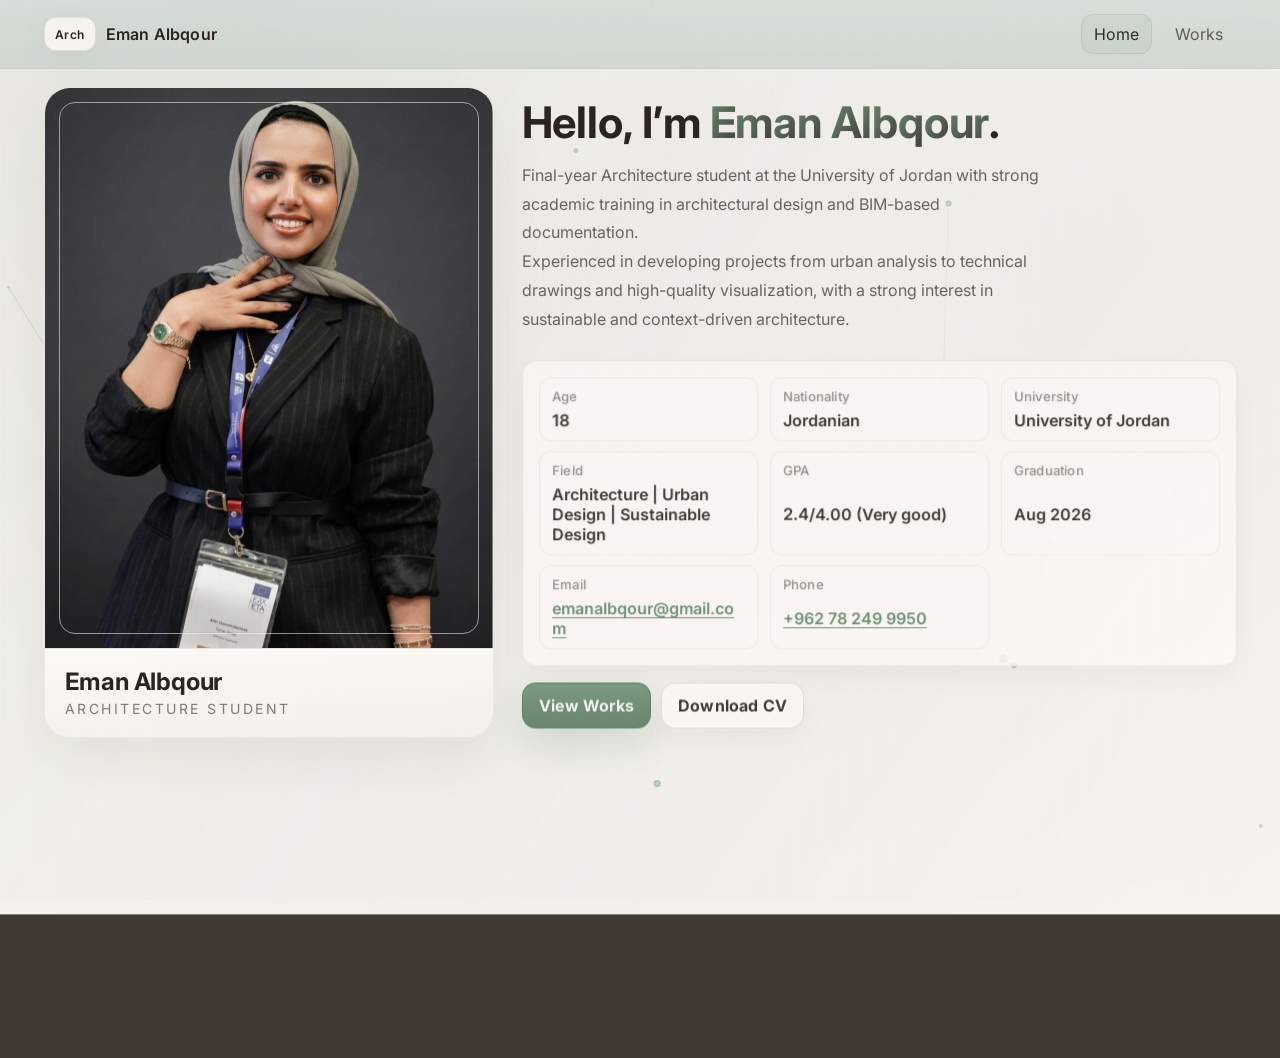
<file: index.html>
<!doctype html>
<html lang="en" dir="ltr">
  <head>
    <meta charset="utf-8" />
    <meta name="viewport" content="width=device-width, initial-scale=1" />
    <meta name="color-scheme" content="light" />
    <title>Eman Albqour | Architecture Portfolio</title>

    <link rel="preconnect" href="https://fonts.googleapis.com" />
    <link rel="preconnect" href="https://fonts.gstatic.com" crossorigin />
    <link href="https://fonts.googleapis.com/css2?family=Inter:wght@300;400;500;600&display=swap" rel="stylesheet" />

    <link rel="stylesheet" href="styles.css" />
    <script defer src="https://cdn.jsdelivr.net/npm/gsap@3.12.5/dist/gsap.min.js"></script>
    <script defer src="app.js"></script>
  </head>
  <body data-page="home">
    <!-- Cinematic transition overlay -->
    <div class="transition" aria-hidden="true">
      <div class="transition__bars">
        <div class="transition__bar transition__bar--top"></div>
        <div class="transition__bar transition__bar--bottom"></div>
      </div>
      <div class="transition__veil"></div>
      <div class="transition__grain"></div>
    </div>

    <header class="header">
      <nav class="nav" aria-label="Navigation">
        <a class="nav__brand" href="index.html" data-transition>
          <span class="nav__brandMark" aria-hidden="true">Arch</span>
          <span class="nav__brandText">Eman Albqour</span>
        </a>
        <div class="nav__links">
          <a class="nav__link nav__link--active" href="index.html" data-transition>Home</a>
          <a class="nav__link" href="works.html" data-transition>Works</a>
        </div>
      </nav>
    </header>

    <main class="page">
      <section class="hero" data-reveal>
        <div class="hero__grid">
          <div class="hero__media" aria-label="Portrait">
            <div class="hero__photoWrap">
              <img class="hero__photo" src="assets/Eman.jpeg" alt="Portrait of Eman Albqour" />
              <div class="hero__frame" aria-hidden="true"></div>
            </div>
            <div class="hero__identity">
              <h2 class="hero__identityName">Eman Albqour</h2>
              <p class="hero__identityTitle">Architecture Student</p>
            </div>
          </div>

          <div class="hero__content">
            <h1 class="hero__title">Hello, I’m <span class="hero__name">Eman Albqour</span>.</h1>
            <div class="hero__subtitleGroup">
              <p class="hero__subtitle">
                Final-year Architecture student at the University of Jordan with strong academic training in architectural design and BIM-based documentation.
              </p>
              <p class="hero__subtitle hero__subtitle--secondary">
                Experienced in developing projects from urban analysis to technical drawings and high-quality visualization, with a strong interest in sustainable and context-driven architecture.
              </p>
            </div>

            <div class="hero__meta" aria-label="Quick info">
              <div class="meta meta--block">
                <div class="meta__grid meta__grid--mixed">
                  <div class="meta__pair">
                    <span class="meta__label">Age</span>
                    <span class="meta__value meta__value--counter">
                      <span class="meta__count" data-count-to="23" data-count-duration="1.05" data-count-decimals="0">23</span>
                    </span>
                  </div>
                  <div class="meta__pair">
                    <span class="meta__label">Nationality</span>
                    <span class="meta__value">Jordanian</span>
                  </div>
                  <div class="meta__pair">
                    <span class="meta__label">University</span>
                    <span class="meta__value">University of Jordan</span>
                  </div>
                  <div class="meta__pair">
                    <span class="meta__label">Field</span>
                    <span class="meta__value">Architecture | Urban Design | Sustainable Design</span>
                  </div>
                  <div class="meta__pair">
                    <span class="meta__label">GPA</span>
                    <span class="meta__value meta__value--counter">
                      <span class="meta__count" data-count-to="3.3" data-count-duration="1.2" data-count-decimals="1">3.3</span>/4.00 (Very good)
                    </span>
                  </div>
                  <div class="meta__pair">
                    <span class="meta__label">Graduation</span>
                    <span class="meta__value">Aug 2026</span>
                  </div>
                  <div class="meta__pair">
                    <span class="meta__label">Email</span>
                    <a class="meta__value link" href="mailto:emanalbqour@gmail.com">emanalbqour@gmail.com</a>
                  </div>
                  <div class="meta__pair">
                    <span class="meta__label">Phone</span>
                    <a class="meta__value link" href="tel:+962782499950">+962 78 249 9950</a>
                  </div>
                </div>
              </div>
            </div>

            <div class="hero__actions">
              <a class="button button--primary" href="works.html" data-transition>View Works</a>
              <a class="button button--ghost" href="assets/01_Eman_AlBqour_CV.pdf" download>Download CV</a>
            </div>
          </div>
        </div>
      </section>
    </main>
  </body>
</html>
</file>
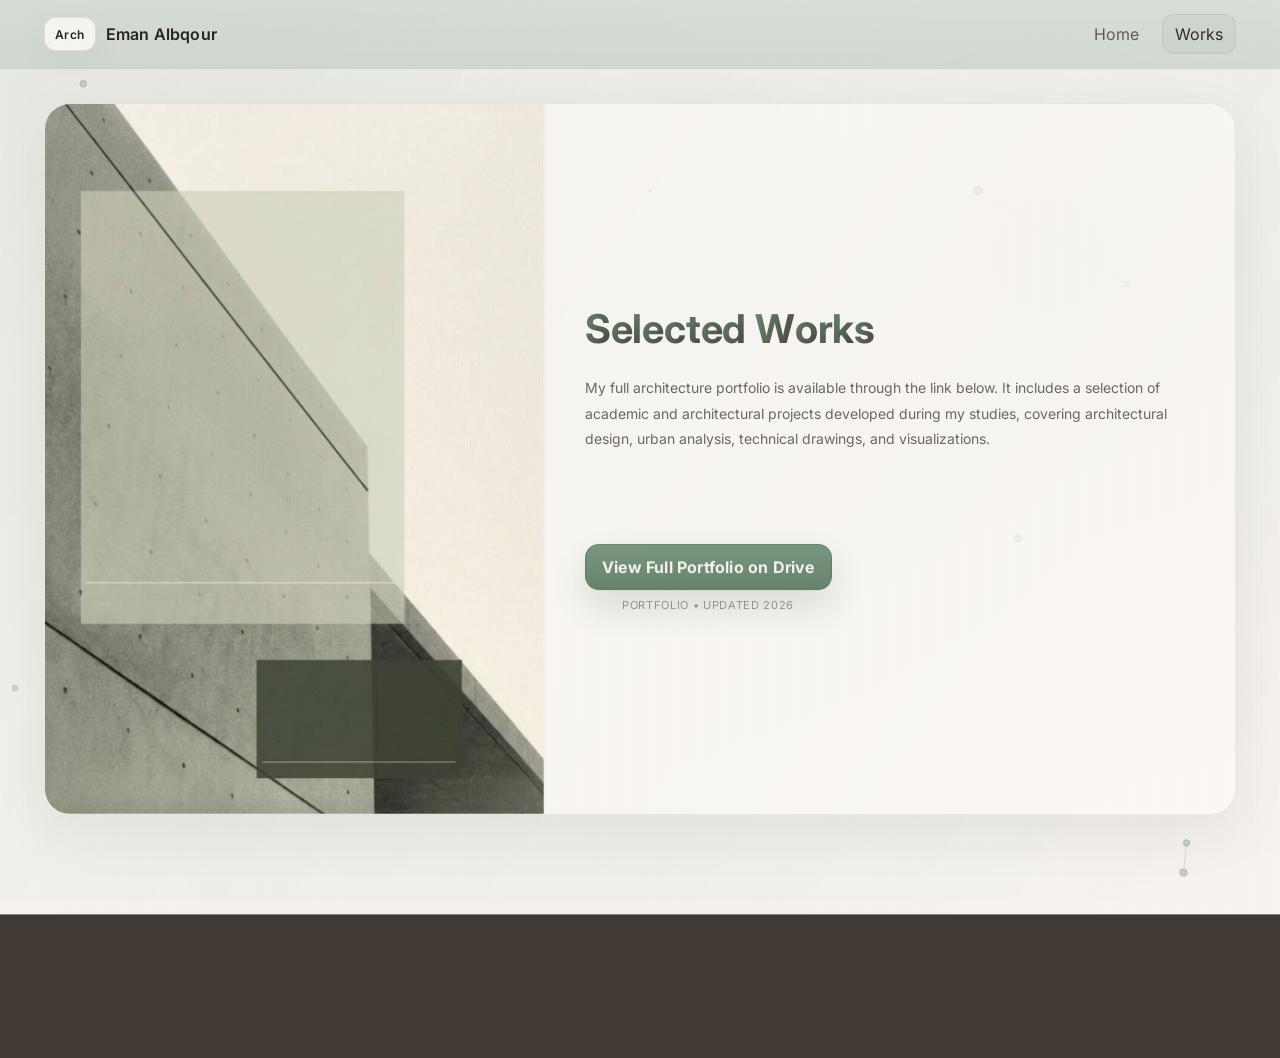
<file: works.html>
<!doctype html>
<html lang="en" dir="ltr">
  <head>
    <meta charset="utf-8" />
    <meta name="viewport" content="width=device-width, initial-scale=1" />
    <meta name="color-scheme" content="light" />
    <title>Eman Albqour | Works</title>

    <link rel="preconnect" href="https://fonts.googleapis.com" />
    <link rel="preconnect" href="https://fonts.gstatic.com" crossorigin />
    <link href="https://fonts.googleapis.com/css2?family=Inter:wght@300;400;500;600&display=swap" rel="stylesheet" />

    <link rel="stylesheet" href="styles.css" />
    <script defer src="https://cdn.jsdelivr.net/npm/gsap@3.12.5/dist/gsap.min.js"></script>
    <script defer src="app.js"></script>
  </head>
  <body data-page="works">
    <!-- Cinematic transition overlay -->
    <div class="transition" aria-hidden="true">
      <div class="transition__bars">
        <div class="transition__bar transition__bar--top"></div>
        <div class="transition__bar transition__bar--bottom"></div>
      </div>
      <div class="transition__veil"></div>
      <div class="transition__grain"></div>
    </div>

    <header class="header">
      <nav class="nav" aria-label="Navigation">
        <a class="nav__brand" href="index.html" data-transition>
          <span class="nav__brandMark" aria-hidden="true">Arch</span>
          <span class="nav__brandText">Eman Albqour</span>
        </a>
        <div class="nav__links">
          <a class="nav__link" href="index.html" data-transition>Home</a>
          <a class="nav__link nav__link--active" href="works.html" data-transition>Works</a>
        </div>
      </nav>
    </header>

    <main class="page">
      <section class="works" data-reveal>
        <article class="card">
          <div class="card__media">
            <img class="card__image" src="assets/design.jpg" alt="Architecture portfolio preview" />
          </div>
          <div class="card__content">
            <div class="works__header">
              <h1 class="works__title hero__title"><span class="hero__name">Selected Works</span></h1>
            </div>
            <p class="card__text">
              My full architecture portfolio is available through the link below.
              It includes a selection of academic and architectural projects developed during my studies, covering architectural design, urban analysis, technical drawings, and visualizations.
            </p>

            <p class="card__text">
              The portfolio presents my design process from concept development to final representation, including BIM modeling, rendering, and sustainable design considerations.
            </p>

            <div class="works__actions">
              <a class="button button--primary" href="https://drive.google.com/drive/folders/1Q1NgOHdc9jz1aXEttzvHIxKg2U5_4G2a?usp=sharing" target="_blank" rel="noreferrer">View Full Portfolio on Drive</a>
              <p class="works__note">Portfolio • Updated 2026</p>
            </div>
          </div>
        </article>
      </section>
    </main>
  </body>
</html>
</file>
<file: styles.css>
:root{
  --bg: #f7f4f0;
  --surface: rgba(255,252,248,.82);
  --surface-strong: rgba(255,252,248,.94);
  --text: #2c2520;
  --muted: rgba(44,37,32,.58);
  --line: rgba(44,37,32,.10);
  --accent: #829e8a;
  --accent-soft: rgba(130,158,138,.10);
  --cursor-arrow: url("data:image/svg+xml,%3Csvg xmlns='http://www.w3.org/2000/svg' width='28' height='28' viewBox='0 0 28 28'%3E%3Cpath d='M5 4.5L5 22.5L9.75 17.95L12.7 24L15.6 22.6L12.65 16.55L19 16.45L5 4.5Z' fill='%23618468' stroke='%23f6f2ea' stroke-width='1.3' stroke-linejoin='round'/%3E%3C/svg%3E") 4 4, auto;
  --cursor-arrow-active: url("data:image/svg+xml,%3Csvg xmlns='http://www.w3.org/2000/svg' width='28' height='28' viewBox='0 0 28 28'%3E%3Cpath d='M5 4.5L5 22.5L9.75 17.95L12.7 24L15.6 22.6L12.65 16.55L19 16.45L5 4.5Z' fill='%234f7057' stroke='%23f6f2ea' stroke-width='1.3' stroke-linejoin='round'/%3E%3C/svg%3E") 4 4, pointer;

  --radius: 18px;
  --radius-lg: 26px;

  --shadow: 0 18px 55px rgba(44, 37, 32, .07);
  --shadow-soft: 0 10px 35px rgba(44, 37, 32, .05);

  --container: 1400px;

  --portrait-max: 450px;
  --portrait-ratio: 4 / 5;
}

*{box-sizing:border-box}
html,body{height:100%}

html{
  background:
    radial-gradient(1200px 800px at 10% 10%, rgba(130,158,138,.08), transparent 55%),
    radial-gradient(900px 700px at 90% 25%, rgba(130,158,138,.06), transparent 55%),
    linear-gradient(180deg, #fffcf8 0%, var(--bg) 100%);
  background-color: var(--bg);
  background-attachment: fixed;
}

body{
  margin:0;
  font-family:"Inter", system-ui, -apple-system, Segoe UI, Arial, sans-serif;
  background: transparent;
  background-color: var(--bg);
  color:var(--text);
  overflow-x:hidden;
  overflow-y:auto;
  min-height:100dvh;
  display:flex;
  flex-direction:column;
  overscroll-behavior-y: none;
  cursor: var(--cursor-arrow);
}

.bg-network{
  position:fixed;
  inset:0;
  width:100%;
  height:100%;
  pointer-events:none;
  z-index:0;
  opacity:.84;
  mix-blend-mode:multiply;
}

a,
button,
[role="button"],
input[type="button"],
input[type="submit"],
input[type="reset"],
label[for],
summary{
  cursor: var(--cursor-arrow-active);
}

a{color:inherit; text-decoration:none}
img{max-width:100%; display:block}

.header{
  position:sticky;
  top:0;
  z-index:10;
  backdrop-filter: blur(14px);
  -webkit-backdrop-filter: blur(14px);
  background: linear-gradient(180deg, rgba(219,226,219,.96) 0%, rgba(208,218,209,.84) 100%);
  border-bottom: 1px solid rgba(44,37,32,.06);
}

.nav{
  max-width:min(var(--container), 96vw);
  margin:0 auto;
  padding:14px 18px;
  display:flex;
  align-items:center;
  justify-content:space-between;
  gap:16px;
}

.nav__brand{
  display:flex;
  align-items:center;
  gap:10px;
  transition: transform .24s ease, opacity .24s ease;
}

.nav__brandMark{
  min-width:52px;
  height:34px;
  padding:0 10px;
  display:grid;
  place-items:center;
  border:1px solid var(--line);
  border-radius:12px;
  background: var(--surface-strong);
  box-shadow: var(--shadow-soft);
  font-weight:600;
  font-size:12px;
  letter-spacing:.04em;
  transition: transform .28s ease, box-shadow .28s ease, border-color .28s ease, background .28s ease;
}

.nav__brandText{font-weight:600; letter-spacing:.2px; transition: color .24s ease}

.nav__links{display:flex; gap:10px; align-items:center}

.nav__link{
  padding:9px 12px;
  border-radius:12px;
  border:1px solid transparent;
  color: rgba(44,37,32,.70);
  transition: transform .22s ease, background .22s ease, border-color .22s ease, color .22s ease, box-shadow .22s ease;
}

.nav__link:hover{
  background: rgba(255,252,248,.70);
  border-color: rgba(44,37,32,.08);
}

.nav__link--active{
  background: var(--accent-soft);
  border-color: rgba(130,158,138,.22);
  color: rgba(44,37,32,.95);
}

.page{
  max-width:min(var(--container), 96vw);
  margin:0 auto;
  padding: clamp(12px, 2vh, 20px) 18px;
  width:100%;
  flex:1 0 auto;
  position:relative;
  z-index:1;
}

.hero,
.works{
  width:100%;
}

.hero__grid{
  display:grid;
  grid-template-columns: minmax(260px, var(--portrait-max)) minmax(0, 1fr);
  gap:28px;
  align-items:center;
}

.hero__media{
  position:relative;
  border-radius: var(--radius-lg);
  overflow:hidden;
  background: rgba(255,252,248,.92);
  box-shadow: var(--shadow);
  border: 1px solid rgba(44,37,32,.07);
  width: 100%;
  max-width: var(--portrait-max);
  justify-self: start;
  transition: transform .34s ease, box-shadow .34s ease, border-color .34s ease, background .34s ease;
}

.hero__photoWrap{
  position: relative;
  aspect-ratio: var(--portrait-ratio);
  overflow: hidden;
  background: #fff;
}

.hero__photo{
  width:100%;
  height:100%;
  object-fit: cover;
  object-position: 50% 0%;
  transform: none;
  filter: saturate(1.05) contrast(1.02);
  transition: transform .7s ease, filter .7s ease;
}

.hero__content{
  display:flex;
  flex-direction:column;
  justify-content:center;
}

.hero__identity{
  padding: 18px 20px 20px;
  display: grid;
  gap: 4px;
  border-top: 1px solid rgba(44,37,32,.07);
  background: linear-gradient(180deg, rgba(255,252,248,.94), rgba(247,244,240,.92));
  transition: background .3s ease, border-color .3s ease;
}

.hero__identityName{
  margin: 0;
  font-size: clamp(20px, 2vw, 24px);
  letter-spacing: -.2px;
}

.hero__identityTitle{
  margin: 0;
  color: rgba(44,37,32,.58);
  font-size: 14px;
  letter-spacing: .18em;
  text-transform: uppercase;
}

.hero__frame{
  position:absolute;
  inset:14px;
  border-radius: calc(var(--radius-lg) - 10px);
  border:1px solid rgba(255,255,255,.55);
  box-shadow: inset 0 0 0 1px rgba(44,37,32,.06);
  pointer-events:none;
}

.hero__kicker{
  margin:0 0 10px;
  color: var(--muted);
  font-weight:500;
}

.hero__title{
  margin:0;
  font-size: clamp(28px, 3.4vw, 44px);
  line-height: 1.18;
  letter-spacing: -.2px;
}

.hero__titleChar{
  display:inline-block;
  white-space:pre;
  transform-origin: 50% 72%;
  transition: transform .28s ease, filter .28s ease;
  transition-delay: calc(var(--char-index, 0) * 16ms);
  will-change: transform;
}

.hero__name{
  background: linear-gradient(120deg, rgba(100,138,110,.95), rgba(44,37,32,.88));
  -webkit-background-clip:text;
  background-clip:text;
  color:transparent;
}

.hero__name .hero__titleChar{
  background: linear-gradient(120deg, rgba(100,138,110,.95), rgba(44,37,32,.88));
  -webkit-background-clip:text;
  background-clip:text;
  color:transparent;
}

.hero__subtitle{
  margin:12px 0 14px;
  color: rgba(44,37,32,.68);
  font-size: 16px;
  line-height: 1.8;
  max-width: 52ch;
}

.hero__subtitleGroup{
  margin: 12px 0 14px;
}

.hero__subtitleGroup .hero__subtitle{
  margin: 0;
}

.hero__subtitle--secondary{
  margin-top: 12px;
}

.hero__meta{
  display:block;
  margin: 12px 0 16px;
}

.meta{
  padding: 10px 12px;
  border-radius: 14px;
  border:1px solid rgba(44,37,32,.07);
  background: rgba(255,252,248,.72);
  box-shadow: var(--shadow-soft);
  display:flex;
  gap:10px;
  align-items:center;
  transition: transform .28s ease, box-shadow .28s ease, border-color .28s ease, background .28s ease;
}

.meta--block{
  width: 100%;
  align-items: stretch;
  padding: 16px;
  background: var(--surface);
  flex-direction: column;
}

.meta__grid{
  width: 100%;
  display:grid;
  grid-template-columns: repeat(2, minmax(0, 1fr));
  gap: 10px 12px;
}

.meta__grid--mixed{
  grid-template-columns: repeat(3, minmax(0, 1fr));
}

.meta__pair{
  padding: 10px 12px;
  border-radius: 12px;
  border: 1px solid rgba(44,37,32,.06);
  background: rgba(255,252,248,.60);
  display:grid;
  grid-template-columns: 1fr;
  gap: 6px;
  transition: transform .24s ease, border-color .24s ease, background .24s ease, box-shadow .24s ease;
}

.meta__pair .meta__label{
  font-size: 13px;
  letter-spacing: .2px;
}

.meta__pair .meta__value{
  font-weight: 600;
  text-align: left;
  overflow-wrap: anywhere;
}

.meta__value--counter{
  display: inline-flex;
  align-items: baseline;
  gap: 0;
}

.meta__count{
  display: inline-block;
  transform-origin: left center;
  will-change: transform;
}

@media (max-width: 560px){
  .meta__grid,
  .meta__grid--mixed{grid-template-columns: 1fr;}
  .hero__media, .card__media{max-width: 100%; margin: 0;}
  .card__media{aspect-ratio: 16 / 9;}
  .card__content{padding: 22px 18px;}
}

@media (max-width: 480px){
  .page{padding-left: 14px; padding-right: 14px;}
  .nav{padding-left: 14px; padding-right: 14px;}
  .footer{padding-left: 14px; padding-right: 14px;}
  .hero__actions{flex-direction: column;}
  .hero__actions .button{width: 100%;}
}

.meta__label{color: rgba(44,37,32,.50); font-weight:500}
.meta__value{color: rgba(44,37,32,.90); font-weight:500}

.link{
  text-decoration: underline;
  text-decoration-thickness: 1px;
  text-underline-offset: 3px;
  color: rgba(100,138,110,.92);
  transition: color .22s ease, text-underline-offset .22s ease, text-decoration-color .22s ease;
}

.hero__actions{display:flex; gap:10px; flex-wrap:wrap}

.button{
  display:inline-flex;
  align-items:center;
  justify-content:center;
  padding: 12px 16px;
  min-height: 44px;
  border-radius: 14px;
  border: 1px solid rgba(130,158,138,.28);
  background: linear-gradient(180deg, rgba(130,158,138,.14), rgba(130,158,138,.07));
  color: rgba(44,37,32,.94);
  font-weight: 700;
  letter-spacing: .2px;
  box-shadow: var(--shadow-soft);
  transition: transform .18s ease, background .18s ease, border-color .18s ease, box-shadow .18s ease;
  will-change: transform;
}

.button--primary{
  background: linear-gradient(180deg, rgba(118,150,126,.96), rgba(99,129,106,.96));
  border-color: rgba(99,129,106,.96);
  color: #f8f6f2;
  box-shadow: 0 16px 38px rgba(99,129,106,.22);
}

.button--primary:hover{
  background: linear-gradient(180deg, rgba(110,143,117,1), rgba(90,119,97,1));
  border-color: rgba(90,119,97,1);
  box-shadow: 0 18px 40px rgba(82,145,98,.40);
}

.button:hover{transform: translateY(-1px); box-shadow: 0 12px 34px rgba(88, 151, 103, .26)}
.button:active{transform: translateY(0px)}

.button:focus-visible{
  outline: 2px solid rgba(130,158,138,.44);
  outline-offset: 3px;
}

.button--ghost{
  background: rgba(255,252,248,.88);
  border-color: rgba(44,37,32,.12);
  color: rgba(44,37,32,.90);
}

.button--ghost:hover{background: rgba(255,252,248,.96); border-color: rgba(44,37,32,.20)}

.hero__note{
  margin: 12px 0 0;
  color: rgba(44,37,32,.50);
  font-size: 13px;
}

.works__header{
  margin: 0 0 4px;
}

.works{
  display:block;
}

.works__kicker{margin:0 0 10px; color: var(--muted); font-weight:500}
.works__title{margin:0; font-size: clamp(26px, 3.1vw, 40px); line-height:1.18}
.works__subtitle{margin: 12px 0 0; color: rgba(44,37,32,.65); line-height:1.8}

.card{
  margin-top: 16px;
  display:grid;
  grid-template-columns: clamp(280px, 42%, 520px) 1fr;
  gap: 0;
  border-radius: var(--radius-lg);
  border:1px solid rgba(44,37,32,.07);
  background: rgba(255,252,248,.75);
  box-shadow: var(--shadow);
  overflow:hidden;
  align-items:stretch;
  transition: transform .34s ease, box-shadow .34s ease, border-color .34s ease, background .34s ease;
}

.card__media{
  position:relative;
  width: 100%;
  aspect-ratio: var(--portrait-ratio);
  height: auto;
  justify-self: stretch;
  background: #fff;
  border-right: 1px solid rgba(44,37,32,.06);
  transition: transform .34s ease, border-color .34s ease;
}

.card__image{
  width:100%;
  height:100%;
  object-fit: cover;
  transform: none;
  filter: contrast(1.03) saturate(1.04);
  transition: transform .75s ease, filter .75s ease;
}

.card__content{padding: clamp(24px, 3.5vw, 40px); display:flex; flex-direction:column; justify-content:center; gap: 18px; transition: background .28s ease}
.card__title{margin:0; font-size: 22px}
.card__text{margin:0; color: rgba(44,37,32,.68); line-height:1.85; font-size: clamp(14px, 1.05vw, 16px)}
.works__actions{display:inline-flex; flex-direction:column; align-items:center; gap:8px; padding-top: 4px; width: fit-content}
.works__note{margin:0; color: rgba(44,37,32,.46); font-size:11px; letter-spacing:.06em; text-transform:uppercase; text-align:center; width:100%}

@media (hover: hover){
  .hero__title:hover .hero__titleChar,
  .works__title:hover .hero__titleChar{
    transform: translateY(-2px) scale(1.08);
    filter: saturate(1.06);
  }

  .nav__brand:hover{
    transform: translateY(-1px);
  }

  .nav__brand:hover .nav__brandMark{
    transform: translateY(-1px) scale(1.04);
    border-color: rgba(130,158,138,.22);
    box-shadow: 0 14px 28px rgba(92,152,107,.28);
    background: rgba(255,252,248,.98);
  }

  .nav__brand:hover .nav__brandText{
    color: rgba(44,37,32,.95);
  }

  .nav__link:hover{
    transform: translateY(-1px);
    box-shadow: 0 10px 22px rgba(96,156,111,.20);
  }

  .hero__media:hover{
    transform: translateY(-4px);
    border-color: rgba(130,158,138,.16);
    box-shadow: 0 24px 60px rgba(88,148,104,.28);
    background: rgba(255,252,248,.96);
  }

  .hero__media:hover .hero__photo{
    transform: scale(1.03);
    filter: saturate(1.1) contrast(1.03);
  }

  .hero__media:hover .hero__identity{
    background: linear-gradient(180deg, rgba(255,252,248,.98), rgba(242,240,234,.96));
    border-color: rgba(130,158,138,.14);
  }

  .meta:hover{
    transform: translateY(-2px);
    border-color: rgba(130,158,138,.14);
    box-shadow: 0 16px 36px rgba(92,150,107,.24);
    background: rgba(255,252,248,.8);
  }

  .meta__pair:hover{
    transform: translateY(-2px);
    border-color: rgba(130,158,138,.18);
    box-shadow: 0 10px 24px rgba(95,152,109,.22);
    background: rgba(255,252,248,.9);
  }

  .link:hover{
    color: rgba(86,126,96,.98);
    text-underline-offset: 5px;
    text-decoration-color: rgba(86,126,96,.6);
  }

  .card:hover{
    transform: translateY(-4px);
    border-color: rgba(130,158,138,.16);
    box-shadow: 0 24px 58px rgba(84,145,100,.28);
    background: rgba(255,252,248,.82);
  }

  .card:hover .card__media{
    transform: translateX(-2px);
    border-color: rgba(130,158,138,.14);
  }

  .card:hover .card__image{
    transform: scale(1.035);
    filter: contrast(1.05) saturate(1.08);
  }

  .card:hover .card__content{
    background: rgba(255,252,248,.16);
  }
}

@media (max-width: 980px){
  .hero__grid{
    grid-template-columns: 1fr;
    align-items: start;
  }

  .hero__media{
    max-width: min(100%, 390px);
  }

  .meta__grid--mixed{
    grid-template-columns: 1fr;
  }
}

.footer{
  max-width:min(var(--container), 96vw);
  margin: 0 auto;
  padding: 4px 18px 8px;
  color: rgba(44,37,32,.48);
  position:relative;
  z-index:1;
}

.footer__text{margin:0}

/* Transition overlay (cinematic) */
.transition{
  position:fixed;
  inset:0;
  z-index:50;
  pointer-events:none;
  opacity:1;
}

.transition__veil{
  position:absolute;
  inset:0;
  background: rgba(247,244,240,.94);
  backdrop-filter: blur(16px);
  -webkit-backdrop-filter: blur(16px);
  opacity:1;
}

.transition__bars{position:absolute; inset:0; display:flex; flex-direction:column; justify-content:space-between}

.transition__bar{
  height: 16vh;
  background: rgba(44,37,32,.90);
  transform: translateY(0%);
}

.transition__bar--bottom{transform: translateY(0%)}

.transition__grain{
  position:absolute;
  inset:-40px;
  opacity:.10;
  mix-blend-mode: multiply;
  background-image:
    radial-gradient(circle at 20% 10%, rgba(0,0,0,.30), transparent 45%),
    radial-gradient(circle at 80% 30%, rgba(0,0,0,.24), transparent 50%),
    radial-gradient(circle at 40% 80%, rgba(0,0,0,.18), transparent 55%),
    repeating-linear-gradient(90deg, rgba(0,0,0,.08) 0px, rgba(0,0,0,.08) 1px, transparent 1px, transparent 3px);
  filter: blur(.25px);
}

/* Base reveal state - JS animates into place */
[data-reveal]{
  opacity: 0;
  transform: translateY(10px);
}

body[data-page="home"] .hero__media{
  opacity: 0;
  transform: translateY(28px);
}

body[data-page="home"] .hero__photoWrap{
  clip-path: inset(15% 10% 18% 10% round 30px);
  transform: scale(.9);
  filter: blur(16px) saturate(.9);
  transform-origin: 50% 18%;
}

body[data-page="home"] .hero__identity,
body[data-page="home"] .hero__title,
body[data-page="home"] .hero__subtitleGroup,
body[data-page="home"] .hero__meta,
body[data-page="home"] .hero__actions{
  opacity: 0;
  transform: translateY(24px);
}

body[data-page="home"] .hero__meta{
  transform: translateY(28px) scale(.975);
}

body[data-page="home"] .hero__actions{
  transform: translateY(20px);
}

body[data-page="works"] .works[data-reveal]{
  opacity: 1;
  transform: none;
}

body[data-page="works"] .card{
  opacity: 0;
  transform: translateY(24px);
}

body[data-page="works"] .card__media{
  opacity: 0;
  transform: translateX(-24px);
}

body[data-page="works"] .card__image{
  clip-path: inset(12% 8% 12% 8% round 28px);
  transform: scale(.92);
  filter: blur(14px) saturate(.92);
  transform-origin: 50% 50%;
}

body[data-page="works"] .card__content,
body[data-page="works"] .card__text,
body[data-page="works"] .card .button{
  opacity: 0;
  transform: translateY(22px);
}

@media (max-width: 920px){
  .hero__grid{grid-template-columns: 1fr;}
  .hero__media{max-width: 560px; margin: 0 auto;}
  .card{grid-template-columns: 1fr;}
  .card__media{max-width: 100%; margin: 0; aspect-ratio: 6 / 5; border-right: 0;}
  .card__content{border-top: 1px solid rgba(44,37,32,.06)}
}

@media (min-width: 921px){
  .card__media{aspect-ratio: auto; height: 100%;}
}

@media (max-height: 740px){
  .nav{padding:10px 16px;}
  .page{padding: 14px 16px;}
  .hero__subtitle{margin:10px 0 14px; font-size:15px; line-height:1.7;}
  .hero__meta{margin:10px 0 14px;}
  .hero__actions{gap:8px;}
  .card{gap:0;}
}

/* Laptop fit: keep pages almost no-scroll on typical laptop heights */
@media (min-width: 1024px) and (max-height: 820px){
  .page{padding: 12px 18px;}

  .hero__media{max-width: 460px;}
  .hero__subtitle{margin:10px 0 12px;}
  .hero__meta{margin:10px 0 12px;}
  .hero__note{margin:10px 0 0;}

  .works__header{margin: 0 0 8px;}
  .card{margin-top: 10px;}
  .card__media{max-width: 430px;}
  .card__content{padding: 20px 24px; gap: 10px;}

  .footer{padding: 2px 18px 6px;}
}

@media (prefers-reduced-motion: reduce){
  *{scroll-behavior:auto !important}
  .bg-network{display:none}
  .transition{display:none}
  [data-reveal]{opacity:1; transform:none}
  body[data-page="home"] .hero__media,
  body[data-page="home"] .hero__photoWrap,
  body[data-page="home"] .hero__identity,
  body[data-page="home"] .hero__title,
  body[data-page="home"] .hero__subtitleGroup,
  body[data-page="home"] .hero__meta,
  body[data-page="home"] .hero__actions{
    opacity:1;
    transform:none;
    filter:none;
    clip-path:none;
  }
  body[data-page="works"] .card,
  body[data-page="works"] .card__media,
  body[data-page="works"] .card__content,
  body[data-page="works"] .card__text,
  body[data-page="works"] .card .button,
  body[data-page="works"] .card__image{
    opacity:1;
    transform:none;
    filter:none;
    clip-path:none;
  }
}
</file>
